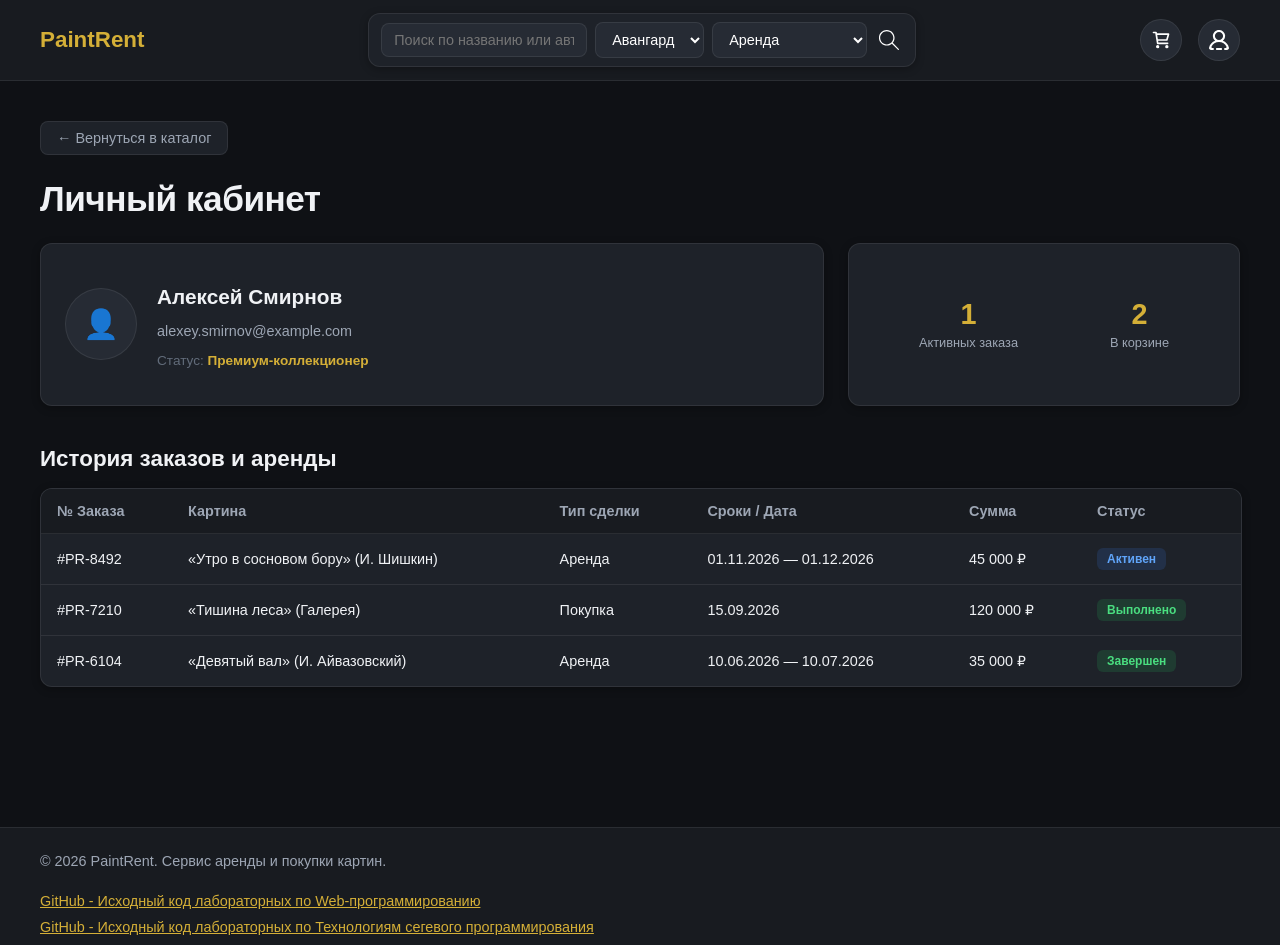
<file: html/profile.html>
<!DOCTYPE html>
<html lang="ru">
<head>
    <meta charset="UTF-8">
    <meta name="viewport" content="width=device-width, initial-scale=1.0">
    <title>Личный кабинет — PaintRent</title>
    <link rel="stylesheet" href="../css/style.css">
    <link rel="stylesheet" href="../css/profile.css">
    <link rel="stylesheet" href="../css/header.css">
</head>
<body>

    <!-- Шапка сайта (Header) -->
    <header class="header">
        <div class="container wrapper">
            <div class="logo">
                <a href="index.html">PaintRent</a>
            </div>
            
            <nav class="nav">
                <form action="GET" class="search-form">
                    <input type="text" class="search-form-input search-form-item" placeholder="Поиск по названию или автору">
                    <select name="" id="" class="style-selecter search-form-item">
                        <option value="Авангард">Авангард</option>
                        <option value="Классика">Классика</option>
                    </select>
                    <select name="" id="" class="type-selecter search-form-item">
                        <option value="Аренда">Аренда</option>
                        <option value="Покупка">Покупка</option>
                        <option value="Аренда/Покупка">Аренда/Покупка</option>
                    </select>
                    <button class="submit-btn" type="submit">
                        <img src="../source/magnifier-svgrepo-com.svg" width="20" height="20" alt="Искать">
                    </button>
                </form>
            </nav>
            
            <div class="header-right-actions">
                <div class="cart">
                    <a href="cart.html" class="cart-link">
                        <img src="../source/cart-shopping-svgrepo-com.svg" width="20" height="20" alt="Корзина">
                    </a>
                </div>
                <div class="profile">
                    <a href="profile.html" class="profile-link">
                        <img src="../source/profile-svgrepo-com.svg" width="20" height="20" alt="Профиль">
                    </a>
                </div>
            </div>

        </div>
    </header>

    <!-- Основной контент страницы профиля -->
    <main class="main">
        <div class="container profile-page-container">
            
            <!-- Кнопка возврата в каталог -->
            <div class="page-top-nav">
                <a href="index.html" class="back-to-catalog-btn">
                    ← Вернуться в каталог
                </a>
            </div>

            <h1>Личный кабинет</h1>

            <!-- Сетка профиля: Информация о пользователе + Статистика -->
            <div class="profile-grid">
                
                <!-- Карточка пользователя -->
                <div class="profile-card user-info-card">
                    <div class="user-avatar-placeholder">👤</div>
                    <div class="user-details">
                        <h2>Алексей Смирнов</h2>
                        <p class="user-email">alexey.smirnov@example.com</p>
                        <p class="user-role">Статус: <span class="badge-role">Премиум-коллекционер</span></p>
                    </div>
                </div>

                <!-- Блок быстрой статистики -->
                <div class="profile-card stats-card">
                    <div class="stat-item">
                        <span class="stat-value">1</span>
                        <span class="stat-label">Активных заказа</span>
                    </div>
                    <div class="stat-item">
                        <span class="stat-value">2</span>
                        <span class="stat-label">В корзине</span>
                    </div>
                </div>

            </div>

            <!-- Секция с таблицей (требование по проекту) -->
            <div class="profile-section">
                <h2>История заказов и аренды</h2>
                
                <div class="table-responsive">
                    <table class="profile-table">
                        <thead>
                            <tr>
                                <th>№ Заказа</th>
                                <th>Картина</th>
                                <th>Тип сделки</th>
                                <th>Сроки / Дата</th>
                                <th>Сумма</th>
                                <th>Статус</th>
                            </tr>
                        </thead>
                        <tbody>
                            <tr>
                                <td>#PR-8492</td>
                                <td>«Утро в сосновом бору» (И. Шишкин)</td>
                                <td><span class="badge-tag rent">Аренда</span></td>
                                <td>01.11.2026 — 01.12.2026</td>
                                <td>45 000 ₽</td>
                                <td><span class="status-badge active-status">Активен</span></td>
                            </tr>
                            <tr>
                                <td>#PR-7210</td>
                                <td>«Тишина леса» (Галерея)</td>
                                <td><span class="badge-tag buy">Покупка</span></td>
                                <td>15.09.2026</td>
                                <td>120 000 ₽</td>
                                <td><span class="status-badge finished-status">Выполнено</span></td>
                            </tr>
                            <tr>
                                <td>#PR-6104</td>
                                <td>«Девятый вал» (И. Айвазовский)</td>
                                <td><span class="badge-tag rent">Аренда</span></td>
                                <td>10.06.2026 — 10.07.2026</td>
                                <td>35 000 ₽</td>
                                <td><span class="status-badge finished-status">Завершен</span></td>
                            </tr>
                        </tbody>
                    </table>
                </div>
            </div>

        </div>
    </main>

    <footer class="footer">
        <div class="footer-container container">
            <p>&copy; 2026 PaintRent. Сервис аренды и покупки картин.</p>
            <a href="https://github.com/kirill-pivovarov/web6403-pivovarov_ka">GitHub - Исходный код лабораторных по Web-программированию</a>
            <a href="https://github.com/kirill-pivovarov/PaintRent">GitHub - Исходный код лабораторных по Технологиям сегевого программирования</a>
        </div>
    </footer>

</body>
</html>
</file>
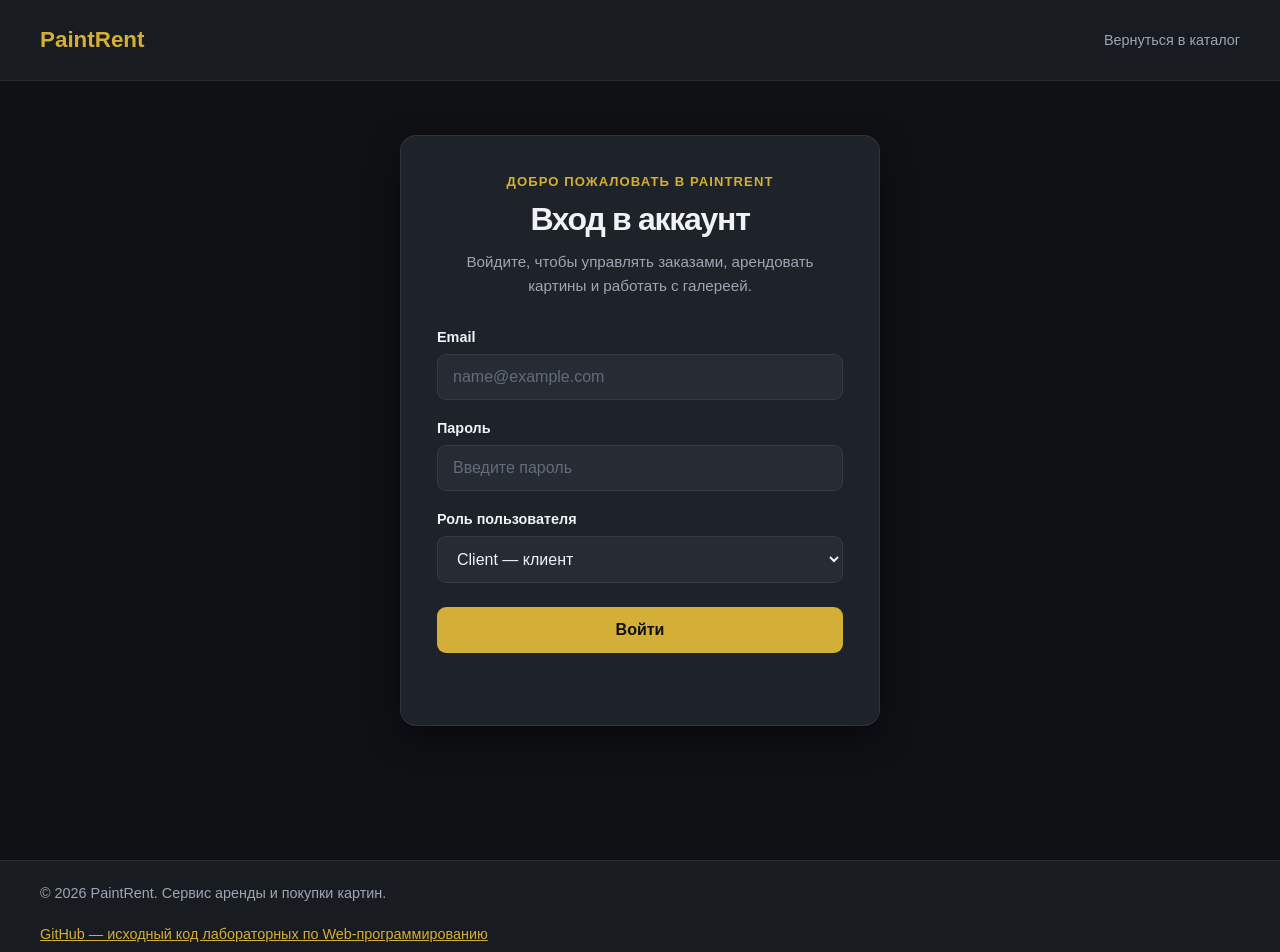
<file: lab4/html/login.html>
<!DOCTYPE html>
<html lang="ru">
<head>
    <meta charset="UTF-8">
    <meta name="viewport" content="width=device-width, initial-scale=1.0">
    <title>Вход — PaintRent</title>

    <!-- Общие стили проекта: CSS-переменные, фон, типографика, контейнеры -->
    <link rel="stylesheet" href="../css/style.css">
    <link rel="stylesheet" href="../css/header.css">
    <!-- Стили страницы авторизации -->
    <link rel="stylesheet" href="../css/login.css">
    <script src="../js/auth.js"defer></script>
</head>
<body>
    <header class="header">
        <div class="container wrapper">
            <div class="logo">
                <a href="index.html">PaintRent</a>
            </div>

            <nav class="login-nav" aria-label="Основная навигация">
                <a class="login-nav__link" href="index.html">Вернуться в каталог</a>
            </nav>
        </div>
    </header>

    <main class="main login-page">
        <section class="login-card" aria-labelledby="login-title">
            <div class="login-card__heading">
                <span class="login-card__eyebrow">Добро пожаловать в PaintRent</span>
                <h1 class="login-card__title" id="login-title">Вход в аккаунт</h1>
                <p class="login-card__description">
                    Войдите, чтобы управлять заказами, арендовать картины
                    и работать с галереей.
                </p>
            </div>

            <form class="login-form" id="login-form">
                <div class="login-form__field">
                    <label class="login-form__label" for="email">Email</label>
                    <input
                        class="login-form__input"
                        type="email"
                        id="email"
                        name="email"
                        placeholder="name@example.com"
                        autocomplete="email"
                        required
                    >
                </div>

                <div class="login-form__field">
                    <label class="login-form__label" for="password">Пароль</label>
                    <input
                        class="login-form__input"
                        type="password"
                        id="password"
                        name="password"
                        placeholder="Введите пароль"
                        autocomplete="current-password"
                        minlength="8"
                        required
                    >
                </div>

                <div class="login-form__field">
                    <label class="login-form__label" for="role">Роль пользователя</label>
                    <select class="login-form__input login-form__select" id="role" name="role" required>
                        <option value="Client" selected>Client — клиент</option>
                        <option value="Partner">Partner — партнёр</option>
                    </select>
                </div>

                <button class="login-form__submit" type="submit">
                    Войти
                </button>


                <p class="login-form__message" id="login-message" role="status" aria-live="polite"></p>
            </form>

            <div class="login-success" id="login-success" hidden role="status" aria-live="polite">
                <div class="login-success__icon" aria-hidden="true">
                    <svg viewBox="0 0 52 52" focusable="false">
                        <circle class="login-success__circle" cx="26" cy="26" r="23" />
                        <path class="login-success__check" d="M15 27.5 22.5 35 38 18.5" />
                    </svg>
                </div>
                <h2 class="login-success__title">Вы успешно зарегистрировались!</h2>
                <p class="login-success__description">
                    Добро пожаловать в PaintRent.
                </p>
                <a class="login-success__link" href="index.html">Перейти в каталог</a>
            </div>
        </section>
    </main>

    <footer class="footer">
        <div class="footer-container container">
            <p>&copy; 2026 PaintRent. Сервис аренды и покупки картин.</p>
            <a href="https://github.com/kirill-pivovarov/web6403-pivovarov_ka">
                GitHub — исходный код лабораторных по Web-программированию
            </a>
        </div>
    </footer>
</body>
</html>
</file>
<file: css/style.css>
:root {
    --bg-primary: #0f1115;
    --bg-secondary: #181b20;
    --bg-card: #1e2229;
    --bg-input: #262b34;
    
    --text-primary: #f0f2f5;
    --text-secondary: #9da6b4;
    --text-muted: #626c7a;

    --accent-gold: #d4af37;
    --accent-gold-hover: #f1c40f;
    --accent-blue: #3b82f6;
    --accent-blue-hover: #2563eb;
    
    --border-color: rgba(255, 255, 255, 0.08);
    --border-radius: 12px;
    
    --shadow-sm: 0 2px 8px rgba(0, 0, 0, 0.3);
    --shadow-lg: 0 12px 32px rgba(0, 0, 0, 0.5);
    --transition: all 0.3s ease;
}

body {
    width: 100%;
    min-height: 100vh; /* Используем min-height вместо height */
    margin: 0;
    display: flex;             /* Делаем body флекс-контейнером */
    flex-direction: column;    /* Располагаем блоки (шапка, мейн, футер) в колонку */
    background-color: var(--bg-primary);
    color: var(--text-primary);
    font-family: sans-serif;
}

.container {
    width: 100%;
    max-width: 1200px;
    margin: 0 auto;
    padding: 0 20px;
}


.footer {
    background-color: var(--bg-secondary);
    border-top: 1px solid var(--border-color);
    color: var(--text-secondary);
    margin-top: 80px;
    font-size: 0.9rem;
}

.footer-container {
    display: flex;
    flex-direction: column;
    gap: 10px;
    padding: 10px;
}

.footer-container a {
    color: var(--accent-gold);
}

.footer-container a:hover {
    color: var(--accent-gold-hover)
}

.footer-container a:visited {
    color: grey;
}

.main {
    flex: 1;
}
</file>
<file: css/profile.css>
/* ==========================================================================
   СТИЛИ СТРАНИЦЫ ПРОФИЛЯ (PROFILE)
   ========================================================================== */
.profile-page-container {
    flex-direction: column;
    padding-top: 20px;
    padding-bottom: 60px;
}

.profile-page-container h1 {
    font-size: 2.2rem;
    font-weight: 800;
    margin-bottom: 24px;
    letter-spacing: -0.5px;
}

/* Сетка профиля */
.profile-grid {
    display: grid;
    grid-template-columns: 2fr 1fr;
    gap: 24px;
    margin-bottom: 40px;
}

@media (max-width: 900px) {
    .profile-grid {
        grid-template-columns: 1fr;
    }
}

.profile-card {
    background-color: var(--bg-card);
    border: 1px solid var(--border-color);
    border-radius: var(--border-radius);
    padding: 24px;
    box-shadow: var(--shadow-sm);
}

/* Карточка юзера */
.user-info-card {
    display: flex;
    align-items: center;
    gap: 20px;
}

.user-avatar-placeholder {
    width: 70px;
    height: 70px;
    background-color: var(--bg-input);
    border: 1px solid var(--border-color);
    border-radius: 50%;
    display: flex;
    align-items: center;
    justify-content: center;
    font-size: 1.8rem;
    flex-shrink: 0;
}

.user-details h2 {
    font-size: 1.3rem;
    margin-bottom: 4px;
    color: var(--text-primary);
}

.user-email {
    font-size: 0.9rem;
    color: var(--text-secondary);
    margin-bottom: 8px;
}

.user-role {
    font-size: 0.85rem;
    color: var(--text-muted);
}

.badge-role {
    color: var(--accent-gold);
    font-weight: 600;
}

/* Блок статистики */
.stats-card {
    display: flex;
    justify-content: space-around;
    align-items: center;
}

.stat-item {
    display: flex;
    flex-direction: column;
    align-items: center;
}

.stat-value {
    font-size: 1.8rem;
    font-weight: 800;
    color: var(--accent-gold);
    margin-bottom: 4px;
}

.stat-label {
    font-size: 0.8rem;
    color: var(--text-secondary);
    text-align: center;
}

/* Секция с таблицей */
.profile-section h2 {
    font-size: 1.4rem;
    margin-bottom: 16px;
    color: var(--text-primary);
}

.table-responsive {
    width: 100%;
    overflow-x: auto;
    background-color: var(--bg-card);
    border: 1px solid var(--border-color);
    border-radius: var(--border-radius);
    box-shadow: var(--shadow-sm);
}

.profile-table {
    width: 100%;
    border-collapse: collapse;
    text-align: left;
    font-size: 0.9rem;
}

.profile-table th {
    background-color: var(--bg-secondary);
    color: var(--text-secondary);
    padding: 14px 16px;
    font-weight: 600;
    border-bottom: 1px solid var(--border-color);
}

.profile-table td {
    padding: 14px 16px;
    color: var(--text-primary);
    border-bottom: 1px solid var(--border-color);
}

.profile-table tr:last-child td {
    border-bottom: none;
}

.profile-table tr:hover td {
    background-color: rgba(255, 255, 255, 0.02);
}

/* Статусы в таблице */
.status-badge {
    display: inline-block;
    padding: 4px 10px;
    border-radius: 6px;
    font-size: 0.75rem;
    font-weight: 600;
}

.active-status {
    background-color: rgba(59, 130, 246, 0.15);
    color: #60a5fa;
}

.finished-status {
    background-color: rgba(34, 197, 94, 0.15);
    color: #4ade80;
}

.back-to-catalog-btn {
    margin-top: 20px;
    display: inline-flex;
    align-items: center;
    gap: 8px;
    padding: 8px 16px;
    background-color: var(--bg-card);
    border: 1px solid var(--border-color);
    border-radius: 8px;
    color: var(--text-secondary);
    font-size: 0.9rem;
    font-weight: 500;
    text-decoration: none;
    transition: var(--transition);
}
</file>
<file: css/header.css>
.header {
    background-color: var(--bg-secondary);
    border-bottom: 1px solid var(--border-color);
    padding: 0 20px;
}

/* Общий контейнер шапки */
.container.wrapper {
    display: flex;
    flex-direction: row;
    align-items: center;
    justify-content: space-between; /* Распределяет элементы: первый слева, последний справа, центр посередине */
    width: 100%;
    margin: 0 auto;
    height: 80px;
}

/* Логотип слева */
.logo {
    color: var(--accent-gold);
    font-size: 1.4rem;
    font-weight: bold;
}
.logo a {
    color: inherit;
    text-decoration: none;
}

/* Навигация / Поиск строго по центру */
.nav {
    display: flex;
    justify-content: center;
    align-items: center;
}

.search-form {
    display: flex;
    align-items: center;
    gap: 8px;
    background-color: var(--bg-card);
    padding: 8px 12px;
    border-radius: var(--border-radius);
    border: 1px solid var(--border-color);
    box-shadow: var(--shadow-sm);
}

.search-form-item {
    background-color: var(--bg-input);
    color: white;
    border: 1px solid var(--border-color);
    border-radius: 8px;
    padding: 8px 12px;
    font-size: 0.9rem;
}

.submit-btn {
    background-color: transparent;
    border: none;
    cursor: pointer;
    display: flex;
    align-items: center;
    justify-content: center;
    padding: 4px;
    transition: var(--transition);
}
.submit-btn:hover {
    transform: scale(1.1);
}

/* Правый блок с корзиной и профилем */
.header-right-actions {
    display: flex;
    align-items: center;
    gap: 16px;
}

.cart-link, .profile-link {
    display: flex;
    align-items: center;
    justify-content: center;
    background-color: var(--bg-input);
    border: 1px solid var(--border-color);
    padding: 10px;
    border-radius: 50%;
    transition: var(--transition);
}

.cart-link:hover, .profile-link:hover {
    border-color: var(--accent-gold);
    transform: translateY(-2px);
}
</file>
<file: lab4/css/style.css>
:root {
    --bg-primary: #0f1115;
    --bg-secondary: #181b20;
    --bg-card: #1e2229;
    --bg-input: #262b34;
    
    --text-primary: #f0f2f5;
    --text-secondary: #9da6b4;
    --text-muted: #626c7a;

    --accent-gold: #d4af37;
    --accent-gold-hover: #f1c40f;
    --accent-blue: #3b82f6;
    --accent-blue-hover: #2563eb;
    
    --border-color: rgba(255, 255, 255, 0.08);
    --border-radius: 12px;
    
    --shadow-sm: 0 2px 8px rgba(0, 0, 0, 0.3);
    --shadow-lg: 0 12px 32px rgba(0, 0, 0, 0.5);
    --transition: all 0.3s ease;

    --delete-color: #ef4444
    --success-color: #10b981
}

body {
    width: 100%;
    min-height: 100vh; /* Используем min-height вместо height */
    margin: 0;
    display: flex;             /* Делаем body флекс-контейнером */
    flex-direction: column;    /* Располагаем блоки (шапка, мейн, футер) в колонку */
    background-color: var(--bg-primary);
    color: var(--text-primary);
    font-family: sans-serif;
}

.container {
    width: 100%;
    max-width: 1200px;
    margin: 0 auto;
    padding: 0 20px;
}


.footer {
    background-color: var(--bg-secondary);
    border-top: 1px solid var(--border-color);
    color: var(--text-secondary);
    margin-top: 80px;
    font-size: 0.9rem;
}

.footer-container {
    display: flex;
    flex-direction: column;
    gap: 10px;
    padding: 10px;
}

.footer-container a {
    color: var(--accent-gold);
}

.footer-container a:hover {
    color: var(--accent-gold-hover)
}

.footer-container a:visited {
    color: grey;
}

.main {
    flex: 1;
}
</file>
<file: lab4/css/header.css>
.header {
    background-color: var(--bg-secondary);
    border-bottom: 1px solid var(--border-color);
    padding: 0 20px;
}

/* Общий контейнер шапки */
.container.wrapper {
    display: flex;
    flex-direction: row;
    align-items: center;
    justify-content: space-between; /* Распределяет элементы: первый слева, последний справа, центр посередине */
    width: 100%;
    margin: 0 auto;
    height: 80px;
}

/* Логотип слева */
.logo {
    color: var(--accent-gold);
    font-size: 1.4rem;
    font-weight: bold;
}
.logo a {
    color: inherit;
    text-decoration: none;
}

/* Навигация / Поиск строго по центру */
.nav {
    display: flex;
    justify-content: center;
    align-items: center;
}

.search-form {
    display: flex;
    align-items: center;
    gap: 8px;
    background-color: var(--bg-card);
    padding: 8px 12px;
    border-radius: var(--border-radius);
    border: 1px solid var(--border-color);
    box-shadow: var(--shadow-sm);
}

.search-form-item {
    background-color: var(--bg-input);
    color: var(--text-primary);
    border: 1px solid var(--border-color);
    border-radius: 8px;
    padding: 8px 12px;
    font-size: 0.9rem;
}

.submit-btn {
    background-color: transparent;
    border: none;
    cursor: pointer;
    display: flex;
    align-items: center;
    justify-content: center;
    padding: 4px;
    transition: var(--transition);
}
.submit-btn:hover {
    transform: scale(1.1);
}

/* Правый блок с корзиной и профилем */
.header-right-actions {
    display: flex;
    align-items: center;
    gap: 16px;
}

.cart-link, .profile-link {
    display: flex;
    align-items: center;
    justify-content: center;
    background-color: var(--bg-input);
    border: 1px solid var(--border-color);
    padding: 10px;
    border-radius: 50%;
    transition: var(--transition);
}

.cart-link:hover, .profile-link:hover {
    border-color: var(--accent-gold);
    transform: translateY(-2px);
}
</file>
<file: lab4/css/login.css>
/* ==========================================================================
   СТРАНИЦА АВТОРИЗАЦИИ — PaintRent
   Цвета берутся из переменных, объявленных в style.css.
   ========================================================================== */

.login-page {
    display: flex;
    align-items: center;
    justify-content: center;
    box-sizing: border-box;
    min-height: 0;
    padding: clamp(28px, 6vh, 56px) 20px;
}

.login-card {
    box-sizing: border-box;
    width: min(100%, 480px);
    height: auto;
    min-height: 0;
    padding: 36px;
    background-color: var(--bg-card);
    border: 1px solid var(--border-color);
    border-radius: calc(var(--border-radius) + 4px);
    box-shadow: var(--shadow-lg);
}

.login-card__heading {
    margin-bottom: 30px;
    text-align: center;
}

.login-card__eyebrow {
    display: inline-block;
    margin-bottom: 12px;
    color: var(--accent-gold);
    font-size: 0.82rem;
    font-weight: 700;
    letter-spacing: 0.08em;
    text-transform: uppercase;
}

.login-card__title {
    margin: 0 0 12px;
    color: var(--text-primary);
    font-size: 2rem;
    font-weight: 800;
    letter-spacing: -0.04em;
}

.login-card__description {
    margin: 0;
    color: var(--text-secondary);
    font-size: 0.95rem;
    line-height: 1.6;
}

.login-nav {
    display: flex;
    align-items: center;
}

.login-nav__link {
    color: var(--text-secondary);
    font-size: 0.9rem;
    text-decoration: none;
    transition: var(--transition);
}

.login-nav__link:hover {
    color: var(--accent-gold);
}

.login-form {
    display: flex;
    flex-direction: column;
    gap: 20px;
}

.login-form__field {
    display: flex;
    flex-direction: column;
    gap: 9px;
}

.login-form__label {
    color: var(--text-primary);
    font-size: 0.9rem;
    font-weight: 600;
}

.login-form__input {
    width: 100%;
    box-sizing: border-box;
    padding: 13px 15px;
    background-color: var(--bg-input);
    border: 1px solid var(--border-color);
    border-radius: 9px;
    color: var(--text-primary);
    font: inherit;
    outline: none;
    transition: var(--transition);
}

.login-form__input::placeholder {
    color: var(--text-muted);
}

.login-form__input:focus {
    border-color: var(--accent-gold);
    box-shadow: var(--shadow-sm);
}

.login-form__select {
    cursor: pointer;
}

.login-form__select option {
    background-color: var(--bg-card);
    color: var(--text-primary);
}

.login-form__submit {
    width: 100%;
    margin-top: 4px;
    padding: 14px 20px;
    border: 0;
    border-radius: 9px;
    background-color: var(--accent-gold);
    color: var(--bg-primary);
    font: inherit;
    font-weight: 800;
    cursor: pointer;
    transition: var(--transition);
}

.login-form__submit:hover {
    background-color: var(--accent-gold-hover);
    transform: translateY(-2px);
    box-shadow: var(--shadow-sm);
}

.login-form__submit:active {
    transform: translateY(0);
}

.login-form__hint {
    margin: -4px 0 0;
    color: var(--text-muted);
    font-size: 0.78rem;
    line-height: 1.5;
    text-align: center;
}

.login-form__message {
    min-height: 1.2em;
    margin: 0;
    color: var(--accent-gold);
    font-size: 0.85rem;
    text-align: center;
}

@media (max-width: 600px) {
    .login-page {
        padding: 36px 16px;
    }

    .login-card {
        padding: 26px 20px;
    }

    .login-card__title {
        font-size: 1.65rem;
    }

    .container.wrapper {
        gap: 16px;
    }

    .login-nav__link {
        font-size: 0.8rem;
    }
}


/* ==========================================================================
   АНИМАЦИЯ УСПЕШНОЙ ОТПРАВКИ ФОРМЫ
   ========================================================================== */

.login-card {
    position: relative;
    overflow: hidden;
    transition: border-color 0.5s ease, box-shadow 0.5s ease,
                transform 0.5s ease;
}

.login-card--success {
    border-color: var(--accent-gold);
    box-shadow: var(--shadow-lg);
    transform: translateY(-4px);
}

.login-card--success .login-card__heading {
    animation: login-heading-exit 0.35s ease forwards;
}

.login-card--success .login-form {
    animation: login-form-exit 0.45s ease-in forwards;
    pointer-events: none;
}

.login-success[hidden],
.login-card__heading[hidden],
.login-form[hidden] {
    display: none !important;
}

.login-success {
    display: flex;
    flex-direction: column;
    align-items: center;
    padding: 12px 4px 4px;
    text-align: center;
    animation: login-success-enter 0.65s cubic-bezier(0.2, 0.8, 0.2, 1) 0.25s both;
}

.login-success__icon {
    width: 76px;
    height: 76px;
    margin-bottom: 22px;
    filter: drop-shadow(0 0 16px rgba(212, 175, 55, 0.22));
}

.login-success__icon svg {
    display: block;
    width: 100%;
    height: 100%;
    overflow: visible;
}

.login-success__circle {
    fill: none;
    stroke: var(--accent-gold);
    stroke-width: 2.5;
    stroke-dasharray: 145;
    stroke-dashoffset: 145;
    animation: login-circle-draw 0.7s ease-out 0.25s forwards;
}

.login-success__check {
    fill: none;
    stroke: var(--accent-gold-hover);
    stroke-width: 3.5;
    stroke-linecap: round;
    stroke-linejoin: round;
    stroke-dasharray: 32;
    stroke-dashoffset: 32;
    animation: login-check-draw 0.4s ease-out 0.85s forwards;
}

.login-success__title {
    margin: 0 0 12px;
    color: var(--text-primary);
    font-size: 1.55rem;
    font-weight: 800;
}

.login-success__description {
    max-width: 340px;
    margin: 0 0 24px;
    color: var(--text-secondary);
    font-size: 0.92rem;
    line-height: 1.6;
}

.login-success__link {
    display: inline-flex;
    align-items: center;
    justify-content: center;
    min-height: 46px;
    padding: 0 24px;
    border-radius: 9px;
    background-color: var(--accent-gold);
    color: var(--bg-primary);
    font-weight: 800;
    text-decoration: none;
    transition: var(--transition);
}

.login-success__link:hover {
    background-color: var(--accent-gold-hover);
    transform: translateY(-2px);
    box-shadow: var(--shadow-sm);
}

@keyframes login-heading-exit {
    to {
        opacity: 0;
        transform: translateY(-12px);
    }
}

@keyframes login-form-exit {
    0% {
        opacity: 1;
        transform: scale(1);
        filter: blur(0);
    }
    100% {
        opacity: 0;
        transform: scale(0.96) translateY(12px);
        filter: blur(4px);
        visibility: hidden;
    }
}

@keyframes login-success-enter {
    from {
        opacity: 0;
        transform: translateY(24px) scale(0.96);
    }
    to {
        opacity: 1;
        transform: translateY(0) scale(1);
    }
}

@keyframes login-circle-draw {
    to {
        stroke-dashoffset: 0;
    }
}

@keyframes login-check-draw {
    to {
        stroke-dashoffset: 0;
    }
}

@media (prefers-reduced-motion: reduce) {
    .login-card,
    .login-card--success .login-card__heading,
    .login-card--success .login-form,
    .login-success,
    .login-success__circle,
    .login-success__check {
        animation: none;
        transition: none;
    }

    .login-card--success .login-card__heading,
    .login-card--success .login-form {
        display: none;
    }
}


/* Компактная компоновка на невысоких экранах ноутбуков */
@media (max-height: 760px) {
    .login-page {
        padding-top: 24px;
        padding-bottom: 24px;
    }

    .login-card {
        padding: 28px;
    }

    .login-card__heading {
        margin-bottom: 22px;
    }

    .login-form {
        gap: 16px;
    }
}
</file>
